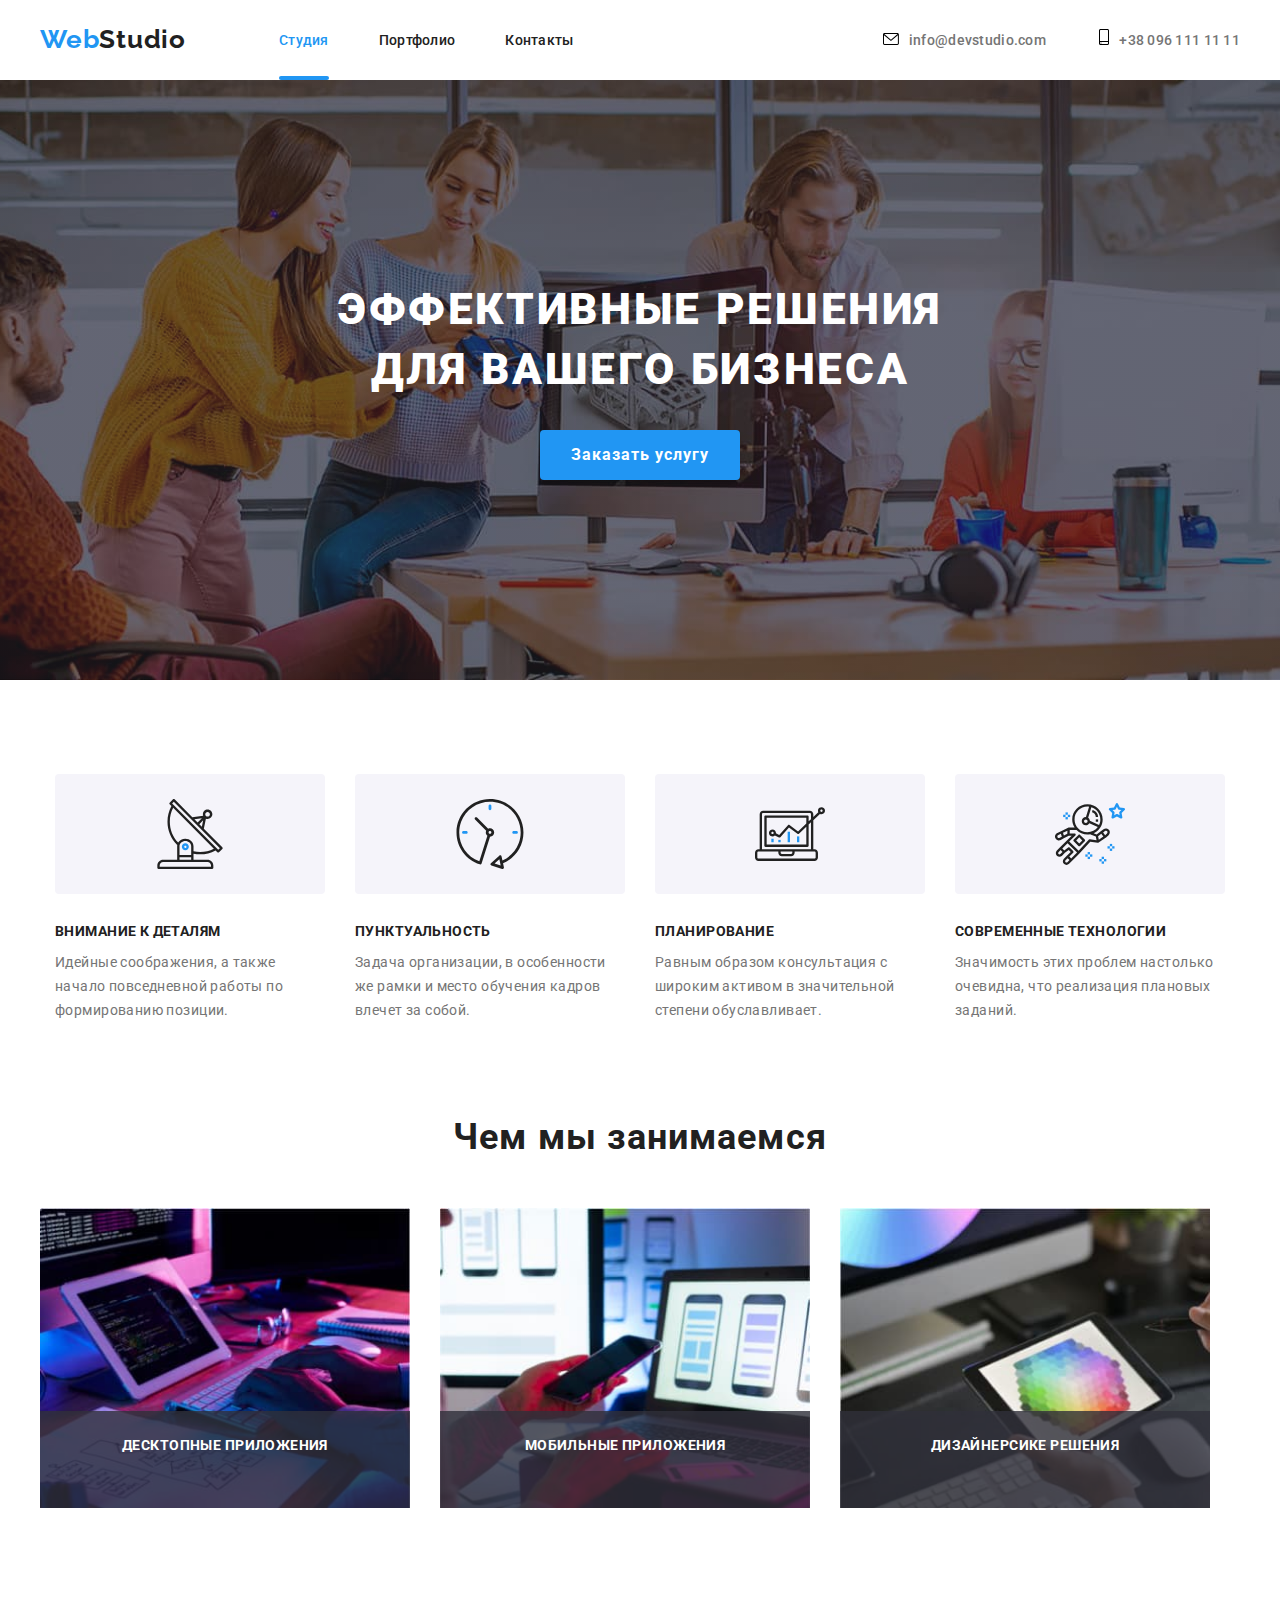
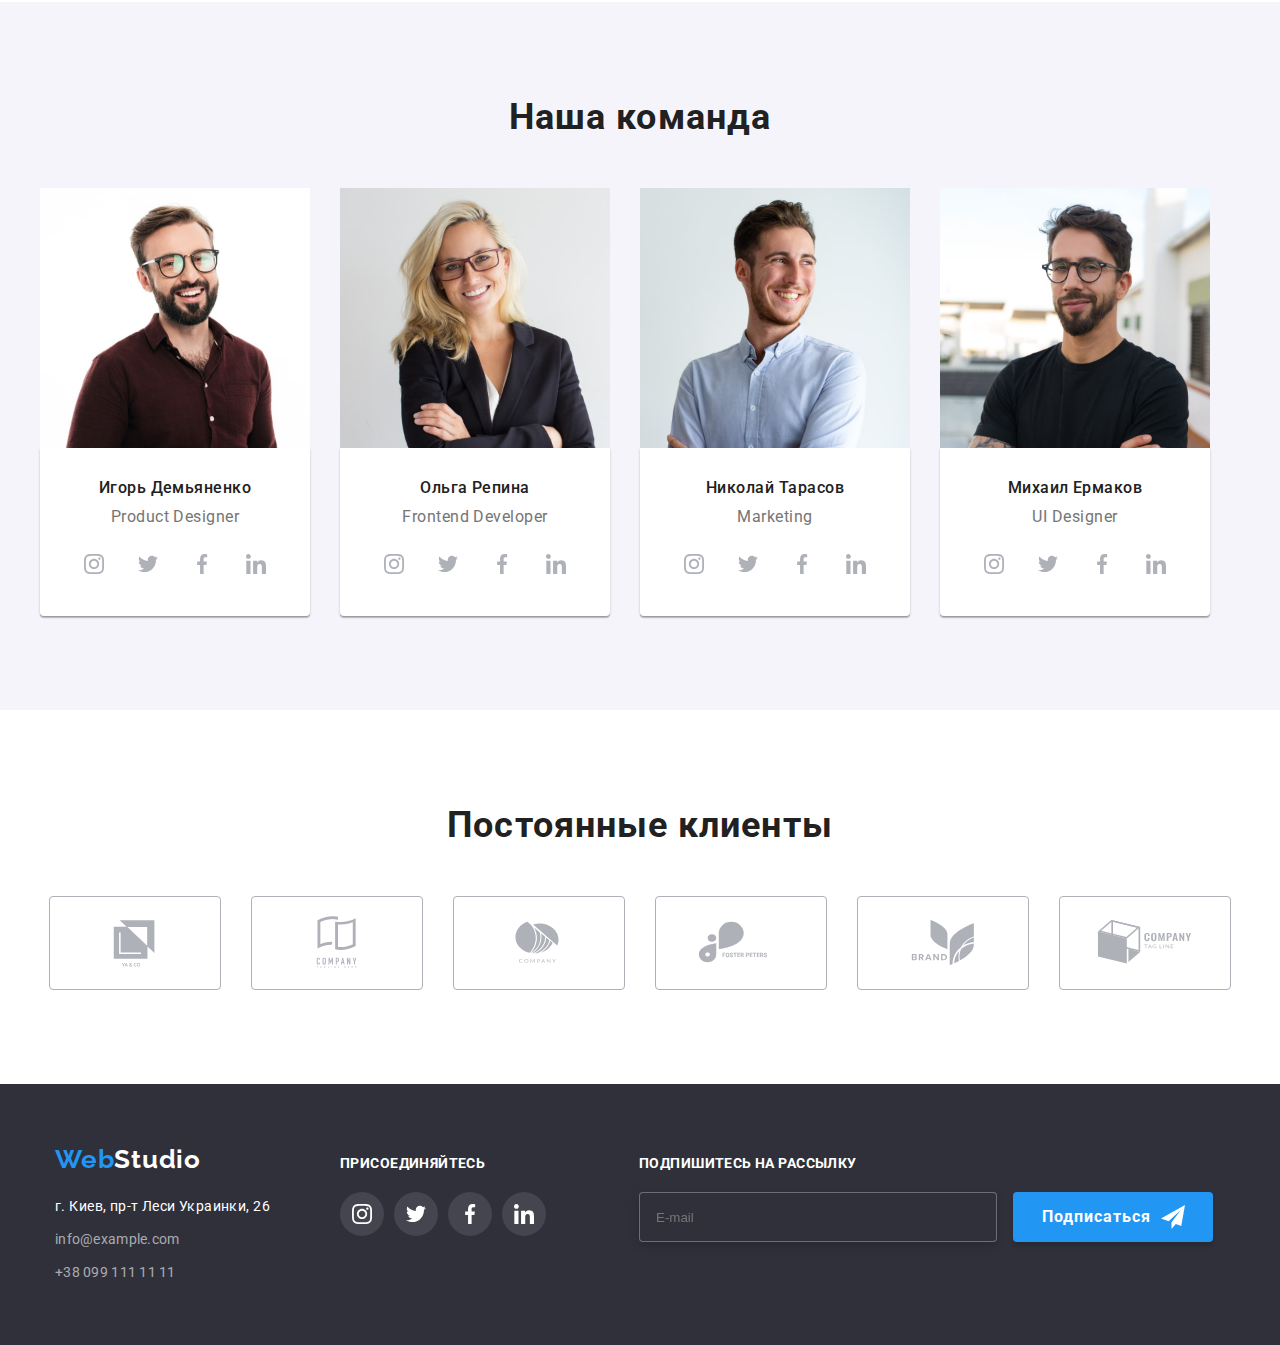
<file: index.html>
<!DOCTYPE html>
<html lang="ru">
<head>
    <meta charset="UTF-8">
    <meta http-equiv="X-UA-Compatible" content="IE=edge">
    <meta name="viewport" content="width=device-width, initial-scale=1.0">
    <title>WebStudio</title>
    <link rel="preconnect" href="https://fonts.googleapis.com">
    <link rel="preconnect" href="https://fonts.gstatic.com" crossorigin>
    <link href="https://fonts.googleapis.com/css2?family=Raleway:wght@700&family=Roboto:wght@400;500;700;900&display=swap"
        rel="stylesheet">
    <link rel="stylesheet" href="https://cdnjs.cloudflare.com/ajax/libs/modern-normalize/1.1.0/modern-normalize.min.css"
        integrity="sha512-wpPYUAdjBVSE4KJnH1VR1HeZfpl1ub8YT/NKx4PuQ5NmX2tKuGu6U/JRp5y+Y8XG2tV+wKQpNHVUX03MfMFn9Q=="
        crossorigin="anonymous" referrerpolicy="no-referrer" />
    <link rel="stylesheet" href="./css/main.min.css">
</head>
<body>
<header class="header">
    <div class="container header-container">
    <a class="logo header-logo link" href="./"><span class="logo-accent">Web</span>Studio</a>
    <nav class="header-nav">
        <ul class="header-list list">
            <li class="header-item">
                 <a class="header-link link current"  href="">Студия</a></li>
            <li class="header-item">
                 <a class="header-link link "  href="./portfolio.html">Портфолио</a></li>
            <li class="header-item">
                 <a class="header-link link"  href="">Контакты</a></li>
        </ul>
    </nav>
    <div class="header-connect">
    <a class="header-mail link" href="mailto:info@devstudio.com">
        <svg class="tel-svg" width="16" height="12">
            <use href="./images/icons.svg#icon-envelope"></use>
        </svg>info@devstudio.com
    </a>
    <a class="header-tel link" href="tel:+380961111111">
        <svg class="tel-svg" width="10" height="16">
            <use href="./images/icons.svg#icon-smartphone"></use>
        </svg>+38 096 111 11 11
    </a>
    </div>
</div>
</header>
<main>
    <section class="hero">
        <div class="container hero-container">
        <h1 class="hero-tittle">Эффективные решения для вашего бизнеса</h1>
        <button type="button" class="hero-btn" data-modal-open>Заказать услугу</button>
        </div>
    </section> 
    <section class="feature">
        <div class="container">
            <h2 class="visually-hidden">Особенности </h2>
        <ul class="feature-list list ">
            <li class="feature-item">
              <div class="feature-icon-container">
                <svg class="feature-icon" width="70" height="70">
                    <use href="./images/icons.svg#icon-antenna"></use>
                </svg>
               </div>
                <h3 class="feature-tittle">Внимание к деталям</h3>
                <p class="feature-after-tittle">Идейные соображения, а также начало повседневной работы по формированию позиции.</p>
            </li>
            <li class="feature-item">
                <div class="feature-icon-container">
                    <svg class="feature-icon" width="70" height="70">
                        <use href="./images/icons.svg#icon-clock-1"></use>
                    </svg>
                </div>
                <h3 class="feature-tittle">Пунктуальность</h3>
                <p class="feature-after-tittle">Задача организации, в особенности же рамки и место обучения кадров влечет за собой.</p>
            </li>
            <li class="feature-item">
                <div class="feature-icon-container">
                    <svg class="feature-icon" width="70" height="70">
                        <use href="./images/icons.svg#icon-diagram-1"></use>
                    </svg>
                </div>
                <h3 class="feature-tittle">Планирование</h3>
                <p class="feature-after-tittle">Равным образом консультация с широким активом в значительной степени обуславливает.</p>
            </li>
            <li class="feature-item">
                <div class="feature-icon-container">
                    <svg class="feature-icon" width="70" height="70">
                        <use href="./images/icons.svg#icon-astronaut-1"></use>
                    </svg>
                </div>
                <h3 class="feature-tittle">Современные технологии</h3>
                <p class="feature-after-tittle">Значимость этих проблем настолько очевидна, что реализация плановых заданий.</p>
            </li>
        </ul>
        </div>
    </section> 
    <section class="box">
        <div class="container">
        <h2 class="box-tittle">Чем мы занимаемся</h2>
        <ul class=" box-list list">
            <li class="box-list__item">
                <img src="./images/sectionwwd1.jpg"
                alt="Мужчина печатает код"
                width="370"
                height="300">
                <p class="box-list__img-text">Десктопные приложения</p>
            </li>
            <li class="box-list__item">
                <img src="./images/sectionwwd2.jpg"
                alt="Ноутбук"
                width="370"
                height="300"> 
                <p class="box-list__img-text">Мобильные приложения</p>
            </li>
            <li class="box-list__item">
                <img src="./images/sectionwwd3.jpg"
                alt="Цветовая схема на планшете"
                width="370"
                height="300">
                <p class="box-list__img-text">Дизайнерсике решения</p>
            </li>
        </ul>
        </div>
    </section>  
    <section class="team">
        <div class="container team-container">
        <h2 class="team-tittle">Наша команда</h2>
        <ul class="team-list list">
            <li class="team-item"><img src="./images/aboutus1.jpg" 
                alt="Игорь Демьяненко" 
                width="270" height="260">
            <div class="team-name">
                <h3 class="team-list-tittle">Игорь Демьяненко</h3>
                <p lang="en" class="team-after-tittle">Product Designer</p>
                <ul class="team-social-list list">
                    <li class="team-social-item">
                        <a href="" class="team-social-link">
                            <svg class="team-social-icon" width="20" height="20">
                                <use href="./images/icons.svg#icon-instagram"></use>
                            </svg>
                        </a>
                    </li>
                    <li class="team-social-item">
                        <a href="" class="team-social-link">
                            <svg class="team-social-icon" width="20" height="20">
                                <use href="./images/icons.svg#icon-twitter"></use>
                            </svg>
                        </a>
                    </li>
                    <li class="team-social-item">
                        <a href="" class="team-social-link">
                            <svg class="team-social-icon" width="20" height="20">
                                <use href="./images/icons.svg#icon-facebook"></use>
                            </svg>
                        </a>
                    </li>
                    <li class="team-social-item">
                        <a href="" class="team-social-link">
                            <svg class="team-social-icon" width="20" height="20">
                                <use href="./images/icons.svg#icon-linkedin"></use>
                            </svg>
                        </a>
                    </li>
                </ul>
            </div>
            </li>
            <li class="team-item"><img src="./images/aboutus2.jpg" 
                alt="Ольга Репина" 
                width="270"
                height="260">
            <div class="team-name">
                <h3 class="team-list-tittle">Ольга Репина</h3>
                <p lang="en" class="team-after-tittle">Frontend Developer</p>
                <ul class="team-social-list list">
                    <li class="team-social-item">
                        <a href="" class="team-social-link">
                            <svg class="team-social-icon" width="20" height="20">
                                <use href="./images/icons.svg#icon-instagram"></use>
                            </svg>
                        </a>
                    </li>
                    <li class="team-social-item">
                        <a href="" class="team-social-link">
                            <svg class="team-social-icon" width="20" height="20">
                                <use href="./images/icons.svg#icon-twitter"></use>
                            </svg>
                        </a>
                    </li>
                    <li class="team-social-item">
                        <a href="" class="team-social-link">
                            <svg class="team-social-icon" width="20" height="20">
                                <use href="./images/icons.svg#icon-facebook"></use>
                            </svg>
                        </a>
                    </li>
                    <li class="team-social-item">
                        <a href="" class="team-social-link">
                            <svg class="team-social-icon" width="20" height="20">
                                <use href="./images/icons.svg#icon-linkedin"></use>
                            </svg>
                        </a>
                    </li>
                </ul>
            </div>
        </li>
            <li class="team-item"><img src="./images/aboutus3.jpg" 
                alt="Николай Тарасов"
                width="270" 
                height="260">
            <div class="team-name">
                <h3 class="team-list-tittle">Николай Тарасов</h3>
                <p lang="en" class="team-after-tittle">Marketing</p>
                <ul class="team-social-list list">
                    <li class="team-social-item">
                        <a href="" class="team-social-link">
                            <svg class="team-social-icon" width="20" height="20">
                                <use href="./images/icons.svg#icon-instagram"></use>
                            </svg>
                        </a>
                    </li>
                    <li class="team-social-item">
                        <a href="" class="team-social-link">
                            <svg class="team-social-icon" width="20" height="20">
                                <use href="./images/icons.svg#icon-twitter"></use>
                            </svg>
                        </a>
                    </li>
                    <li class="team-social-item">
                        <a href="" class="team-social-link">
                            <svg class="team-social-icon" width="20" height="20">
                                <use href="./images/icons.svg#icon-facebook"></use>
                            </svg>
                        </a>
                    </li>
                    <li class="team-social-item">
                        <a href="" class="team-social-link">
                            <svg class="team-social-icon" width="20" height="20">
                                <use href="./images/icons.svg#icon-linkedin"></use>
                            </svg>
                        </a>
                    </li>
                </ul>
            </div>
        </li>
            <li class="team-item"><img src="./images/abourus4.jpg" 
                alt="Михаил Ермаков" 
                width="270" 
                height="260">
            <div class="team-name">
                <h3 class="team-list-tittle">Михаил Ермаков</h3>
                <p lang="en" class="team-after-tittle">UI Designer</p>
                <ul class="team-social-list list">
                    <li class="team-social-item">
                        <a href="" class="team-social-link">
                            <svg class="team-social-icon" width="20" height="20">
                                <use href="./images/icons.svg#icon-instagram"></use>
                            </svg>
                        </a>
                    </li>
                    <li class="team-social-item">
                        <a href="" class="team-social-link">
                            <svg class="team-social-icon" width="20" height="20">
                                <use href="./images/icons.svg#icon-twitter"></use>
                            </svg>
                        </a>
                    </li>
                    <li class="team-social-item">
                        <a href="" class="team-social-link">
                            <svg class="team-social-icon" width="20" height="20">
                                <use href="./images/icons.svg#icon-facebook"></use>
                            </svg>
                        </a>
                    </li>
                    <li class="team-social-item">
                        <a href="" class="team-social-link">
                            <svg class="team-social-icon" width="20" height="20">
                                <use href="./images/icons.svg#icon-linkedin"></use>
                            </svg>
                        </a>
                    </li>
                </ul>
            </div>
        </li>
        </ul>
        </div>
    </section>
    <section class="clients">
        <div class="container">
            <h2 class="clients-tittle">Постоянные клиенты</h2>
            <ul class="clients-list list">
                <li class="clients-list__item">
                    <a href="" class="clients-link">
                        <svg class="clients-link__icon"  width="106" height="60">
                            <use href="./images/icons.svg#icon-client-1"></use>
                        </svg>
                    </a>
                </li>
                <li class="clients-list__item">
                    <a href="" class="clients-link">
                        <svg class="clients-link__icon"  width=" 106" height ="60">
                            <use href=" ./images/icons.svg#icon-client-2"></use>
                        </svg>
                    </a>
                </li>
                <li class="clients-list__item">
                    <a href="" class="clients-link">
                        <svg class="clients-link__icon"  width="106" height="60">
                            <use href=" ./images/icons.svg#icon-client-3"></use>
                        </svg>
                    </a>
                </li>
                <li class="clients-list__item">
                    <a href="" class="clients-link">
                        <svg class="clients-link__icon"  width="106" height="60">
                            <use href=" ./images/icons.svg#icon-client-4"></use>
                        </svg>
                    </a>
                </li>
                <li class="clients-list__item">
                    <a href="" class="clients-link">
                        <svg class="clients-link__icon"  width=" 106" height="60">
                            <use href=" ./images/icons.svg#icon-client-5"></use>
                        </svg>
                    </a>
                </li>
                <li class="clients-list__item">
                    <a href="" class="clients-link">
                        <svg class="clients-link__icon"  width=" 106" height="60">
                            <use href=" ./images/icons.svg#icon-client-6"></use>
                        </svg>
                    </a>
                </li>
            </ul>
        </div>
    </section>
</main>
<footer class="footer">
    <div class="footer-container container">
    <div class="adress-container">
    <a class="logo logo-footer link" href="./"><span class="logo-accent">Web</span>Studio</a>
    <address class="footer-address ">
        <ul class="footer-list list">
            <li class="footer-item">
                <a class="footer-map link address-link"  href="https://goo.gl/maps/ag1AWNjm51YgeeeRA"
               target="_blank"
               rel="noopener noreferrer" >г. Киев, пр-т Леси Украинки, 26</a>
            </li>
            <li class="footer-item">
                <a class="footer-mail link address-link"  href="mailto:info@example.com">info@example.com</a>
            </li>
            <li class="footer-item">
                <a class="footer-tel link address-link"  href="tel:+380991111111">+38 099 111 11 11</a>
            </li>
        </ul>
    </address>
    </div>
    <div class="footer-social-container">
        <h3 class="footer-social-tittle">Присоединяйтесь</h3>
        <ul class="footer-social-list list">
            <li class="footer-social-item">
                <a href="" class="footer-social-link">
                    <svg class="footer-social-icon" width="20" height="20">
                        <use href="./images/icons.svg#icon-instagram"></use>
                    </svg>
                </a>
            </li>
            <li class="footer-social-item">
                <a href="" class="footer-social-link">
                    <svg class="footer-social-icon" width="20" height="20">
                        <use href="./images/icons.svg#icon-twitter"></use>
                    </svg>
                </a>
            </li>
            <li class="footer-social-item">
                <a href="" class="footer-social-link">
                    <svg class="footer-social-icon" width="20" height="20">
                        <use href="./images/icons.svg#icon-facebook"></use>
                    </svg>
                </a>
            </li>
            <li class="footer-social-item">
                <a href="" class="footer-social-link">
                    <svg class="footer-social-icon" width="20" height="20">
                        <use href="./images/icons.svg#icon-linkedin"></use>
                    </svg>
                </a>
            </li>
        </ul>
    </div>
    <div class="footer-mailing-list">
        <form class="mailing-form">
            <p class="mailing-form-tittle">Подпишитесь на рассылку</p>
            <label class="mailing-form-field">
                <input name="mailing-user_mail" class="mailing-form-input" type="email" placeholder="E-mail" required>
            </label>
            <span class="mailing-submit">
                <button type="submit" class="mailing-submit-btn">Подписаться </button>
                <svg class="mailing-btn-icon" width="24" height="24">
                    <use href="./images/icons.svg#icon-send"></use>
                </svg>
            </span>
        </form>
    </div>
    </div>
</footer>
<div class="backdrop is-hidden" data-modal>
    <div class="modal">
        <button type="button" class="modal-btn" data-modal-close>
            <svg class="modal-btn-icon" width="18" height="18">
                <use href="./images/icons.svg#icon-close"></use>
            </svg>
        </button>

        <form class="contact-form">
            <p class="contact-form-tittle">
                Оставьте свои данные, мы вам перезвоним
            </p>
            <label class="contact-form-field">
                <span class="contact-form-text">Имя</span>
                <span class="contact-form-input-wrapper">
                    <input name="user_name" class="contact-form-input" type="text" minlength="2"  required>
                    <svg class="contact-form-icon" width="18" height="18">
                        <use href="./images/icons.svg#icon-modal_person"></use>
                    </svg>
                </span>
            </label>
            <label class="contact-form-field">
                <span class="contact-form-text">Телефон</span>
                <span class="contact-form-input-wrapper">
                    <input name="user_tel" class="contact-form-input" type="tel" pattern="[0-9]{3}-[0-9]{3}-[0-9]{2}-[0-9]{2}" title="0xx-xxx-xx-xx" required>
                    <svg class="contact-form-icon" width="18" height="18">
                        <use href="./images/icons.svg#icon-modal_phone"></use>
                    </svg>
                </span>
            </label>
                <label class="contact-form-field">
                    <span class="contact-form-text">Почта</span>
                    <span class="contact-form-input-wrapper">
                        <input name="user_email" class="contact-form-input" type="email" required>
                        <svg class="contact-form-icon" width="18" height="18">
                            <use href="./images/icons.svg#icon-modal_mail"></use>
                        </svg>
                    </span>
                </label>
            <label class="contact-form-field">
                <span class="contact-form-text">Комментарий</span>
               <textarea name="user_massage" class="contact-form-massage" placeholder="Введите текст"></textarea>
            </label>
            <div class="contact-form-checkbox-wrapper">
                <input name="accept_policy" type="checkbox" class="contact-form-checkbox visually-hidden" id="policy-checkbox" required>
                <label for="policy-checkbox" class="contact-form-checkbox-label">Соглашаюсь с рассылкой и принимаю&nbsp; <a class="contact-form-agreement" href="">Условия договора</a></label>
            <button type="submit" class="contact-form-submit-btn">Отправить</button>
            </div>
        </form>
    </div>
</div>
<script src="./js/modal.js">
 
</script>
</body>
</html>
</file>
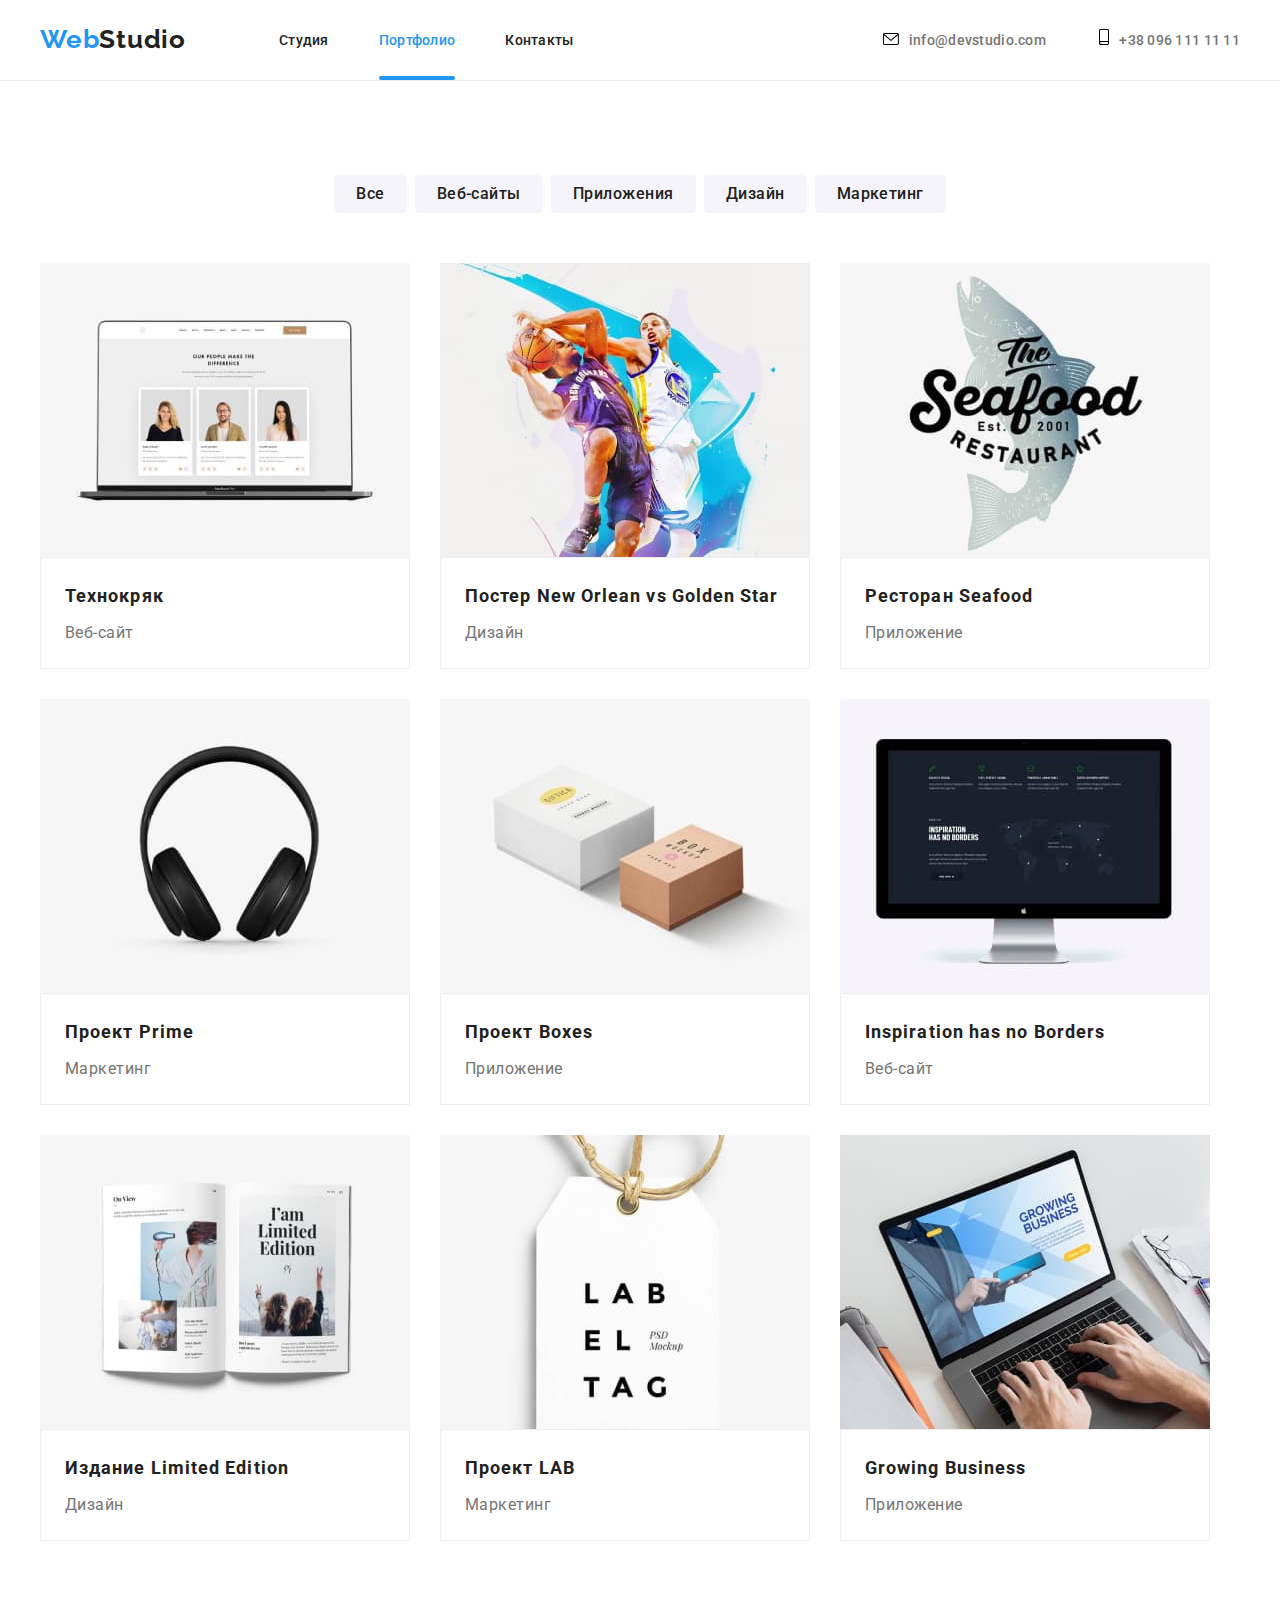
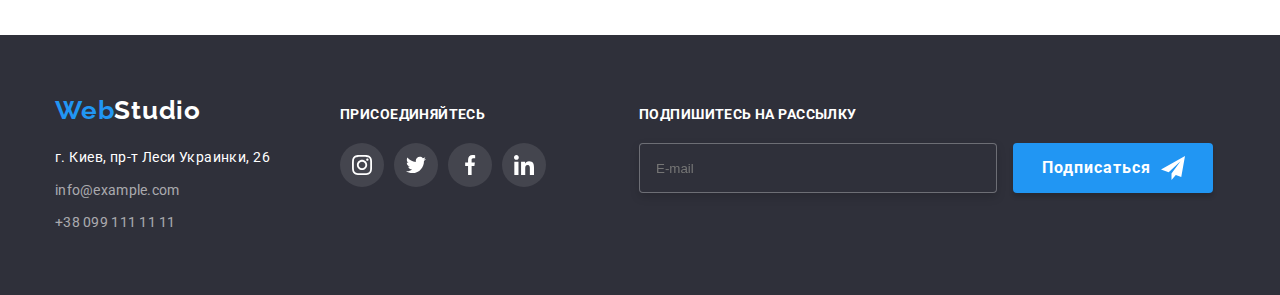
<file: portfolio.html>
<!DOCTYPE html>
<html lang="ru">
<head>
    <meta charset="UTF-8">
    <meta http-equiv="X-UA-Compatible" content="IE=edge">
    <meta name="viewport" content="width=device-width, initial-scale=1.0">
    <title>Portfolio</title>
    <link rel="preconnect" href="https://fonts.googleapis.com">
    <link rel="preconnect" href="https://fonts.gstatic.com" crossorigin>
    <link
        href="https://fonts.googleapis.com/css2?family=Raleway:wght@700&family=Roboto:wght@400;500;700;900&display=swap"
        rel="stylesheet">
    <link rel="stylesheet" href="https://cdnjs.cloudflare.com/ajax/libs/modern-normalize/1.1.0/modern-normalize.min.css"
        integrity="sha512-wpPYUAdjBVSE4KJnH1VR1HeZfpl1ub8YT/NKx4PuQ5NmX2tKuGu6U/JRp5y+Y8XG2tV+wKQpNHVUX03MfMFn9Q=="
        crossorigin="anonymous" referrerpolicy="no-referrer" />
    <link rel="stylesheet" href="./css/main.min.css">
</head>
<header class="header header-portfolio">
    <div class="container header-container">
        <a class=" logo header-logo link" href="./"><span class="logo-accent">Web</span>Studio</a>
        <nav class="header-nav">
            <ul class="header-list list">
                <li class="header-item">
                    <a class="header-link link " href="./index.html">Студия</a>
                </li>
                <li class="header-item">
                    <a class="header-link link current" href=" ">Портфолио</a>
                </li>
                <li class="header-item">
                    <a class="header-link link" href="">Контакты</a>
                </li>
            </ul>
        </nav>
        <div class="header-connect">
            <a class="header-mail link" href="mailto:info@devstudio.com">
                <svg class="tel-svg" width="16" height="12">
                    <use href="./images/icons.svg#icon-envelope"></use>
                </svg>info@devstudio.com
            </a>
            <a class="header-tel link" href="tel:+380961111111">
                <svg class="tel-svg" width="10" height="16">
                    <use href="./images/icons.svg#icon-smartphone"></use>
                </svg>+38 096 111 11 11
            </a>
        </div>
    </div>
</header>
<main>
<section class="portfolio">
    <div class="container portfolio-container ">
    <ul class="filters-list list">
        <li class="filters-item">
            <button type="button"  class=" filters-btn ">Все</button></li>
        <li class="filters-item">
            <button type="button"  class="filters-btn">Веб-сайты</button>
        </li>
        <li class="filters-item">
            <button type="button"  class="filters-btn">Приложения</button>
        </li>
        <li class="filters-item">
            <button type="button"  class="filters-btn">Дизайн</button>
        </li>
        <li class="filters-item">
            <button type="button"  class="filters-btn">Маркетинг</button>
        </li>
    </ul>
    <ul class="project-list list">
        <li class="project-item">
            <div class="project-item-wrap">
                <img src="./images/tehno.jpg" alt="Сайт визитка" width="370" height="294">
                <p class="project-img-text">Технокряк это современная площадка распространения коронавируса. Компании используют эту платформу для цифрового шпионажа и атак на защищённые сервера конкурентов.</p>
            </div>
            <div class="project-container">
                <h3 class="project-list-tittle">Технокряк</h3>
                <p class="project-after-tittle">Веб-сайт</p>
            </div>
            </li>
        <li class="project-item">
            <div class="project-item-wrap">
                <img src="./images/neworlean.jpg" alt="Баскетбол" width="370" height="294">
                <p class="project-img-text">Технокряк это современная площадка распространения коронавируса. Компании используют эту платформу для цифрового шпионажа и атак на защищённые сервера конкурентов.</p>
            </div>
            <div class="project-container">
                <h3 class="project-list-tittle">Постер New Orlean vs Golden Star</h3>
                <p class="project-after-tittle">Дизайн</p>
            </div>
        </li>
        <li class="project-item">
            <div class="project-item-wrap">
                <img src="./images/seafood.jpg" alt="Постер ресторана" width="370" height="294">
                <p class="project-img-text">Технокряк это современная площадка распространения коронавируса. Компании используют эту платформу для цифрового шпионажа и атак на защищённые сервера конкурентов.</p>
            </div>
            <div class="project-container">
                <h3 class="project-list-tittle">Ресторан Seafood</h3>
                <p class="project-after-tittle">Приложение</p>
            </div>
        </li>
        <li class="project-item">
            <div class="project-item-wrap">
                <img src="./images/prime.jpg" alt="Наушники" width="370" height="294">
                <p class="project-img-text">Технокряк это современная площадка распространения коронавируса. Компании используют эту платформу для цифрового шпионажа и атак на защищённые сервера конкурентов.</p>
            </div>
            <div class="project-container">
                <h3 class="project-list-tittle">Проект Prime</h3>
                <p class="project-after-tittle">Маркетинг</p>
            </div>
        </li>
        <li class="project-item">
            <div class="project-item-wrap">
                <img src="./images/box.jpg" alt="Коробки" width="370" height="294">
                <p class="project-img-text">Технокряк это современная площадка распространения коронавируса. Компании используют эту платформу для цифрового шпионажа и атак на защищённые сервера конкурентов.</p>
            </div>
            <div class="project-container">
                <h3 class="project-list-tittle">Проект Boxes</h3>
                <p class="project-after-tittle">Приложение</p>
            </div>
        </li>
        <li class="project-item">
            <div class="project-item-wrap">
                <img src="./images/monitor.jpg" alt="Монитор" width="370" height="294">
                <p class="project-img-text">Технокряк это современная площадка распространения коронавируса. Компании используют эту платформу для цифрового шпионажа и атак на защищённые сервера конкурентов.</p>
            </div>
            <div class="project-container">
                <h3 class="project-list-tittle">Inspiration has no Borders</h3>
                <p class="project-after-tittle">Веб-сайт</p>
            </div>
        </li>
        <li class="project-item">
            <div class="project-item-wrap">
                <img src="./images/magazine.jpg" alt="Журнал" width="370" height="294">
                <p class="project-img-text">Технокряк это современная площадка распространения коронавируса. Компании используют эту платформу для цифрового шпионажа и атак на защищённые сервера конкурентов.</p>
            </div>
            <div class="project-container">
                <h3 class="project-list-tittle">Издание Limited Edition</h3>
                <p class="project-after-tittle">Дизайн</p>
            </div>
        </li>
        <li class="project-item">
            <div class="project-item-wrap">
                <img src="./images/lab.jpg" alt="Бирка" width="370" height="294">
                <p class="project-img-text">Технокряк это современная площадка распространения коронавируса. Компании используют эту платформу для цифрового шпионажа и атак на защищённые сервера конкурентов.</p>
            </div>
            <div class="project-container">
                <h3 class="project-list-tittle">Проект LAB</h3>
                <p class="project-after-tittle">Маркетинг</p>
            </div>
        </li>
        <li class="project-item">
            <div class="project-item-wrap">
                <img src="./images/business.jpg" alt="Ноутбук" width="370" height="294">
                <p class="project-img-text">Технокряк это современная площадка распространения коронавируса. Компании используют эту платформу для цифрового шпионажа и атак на защищённые сервера конкурентов.</p>
            </div>
            <div class="project-container">
                <h3 class="project-list-tittle">Growing Business</h3>
                <p class="project-after-tittle">Приложение</p>
            </div>
        </li>
    </ul>
    </div>
</section>
</main>
<footer class="footer">
    <div class="footer-container container">
        <div class="adress-container">
            <a class="logo logo-footer link" href="./"><span class="logo-accent">Web</span>Studio</a>
            <address class="footer-address ">
                <ul class="footer-list list">
                    <li class="footer-item">
                        <a class="footer-map link address-link" href="https://goo.gl/maps/ag1AWNjm51YgeeeRA"
                            target="_blank" rel="noopener noreferrer">г. Киев, пр-т Леси Украинки, 26</a>
                    </li>
                    <li class="footer-item">
                        <a class="footer-mail link address-link" href="mailto:info@example.com">info@example.com</a>
                    </li>
                    <li class="footer-item">
                        <a class="footer-tel link address-link" href="tel:+380991111111">+38 099 111 11 11</a>
                    </li>
                </ul>
            </address>
        </div>
        <div class="footer-social-container">
            <h3 class="footer-social-tittle">Присоединяйтесь</h3>
            <ul class="footer-social-list list">
                <li class="footer-social-item">
                    <a href="" class="footer-social-link">
                        <svg class="footer-social-icon" width="20" height="20">
                            <use href="./images/icons.svg#icon-instagram"></use>
                        </svg>
                    </a>
                </li>
                <li class="footer-social-item">
                    <a href="" class="footer-social-link">
                        <svg class="footer-social-icon" width="20" height="20">
                            <use href="./images/icons.svg#icon-twitter"></use>
                        </svg>
                    </a>
                </li>
                <li class="footer-social-item">
                    <a href="" class="footer-social-link">
                        <svg class="footer-social-icon" width="20" height="20">
                            <use href="./images/icons.svg#icon-facebook"></use>
                        </svg>
                    </a>
                </li>
                <li class="footer-social-item">
                    <a href="" class="footer-social-link">
                        <svg class="footer-social-icon" width="20" height="20">
                            <use href="./images/icons.svg#icon-linkedin"></use>
                        </svg>
                    </a>
                </li>
            </ul>
        </div>
        <div class="footer-mailing-list">
            <form class="mailing-form">
                <p class="mailing-form-tittle">Подпишитесь на рассылку</p>
                <label class="mailing-form-field">
                    <input name="mailing-user_mail" class="mailing-form-input" type="email" placeholder="E-mail" required>
                </label>
                <span class="mailing-submit">
                    <button type="submit" class="mailing-submit-btn">Подписаться </button>
                    <svg class="mailing-btn-icon" width="24" height="24">
                        <use href="./images/icons.svg#icon-send"></use>
                    </svg>
                </span>
            </form>
        </div>
    </div>
</footer>
</body>

</html>
</file>
<file: css/main.min.css>
:root{--hero-color: #ffffff;--accent-color: #2196f3;--tittle-color: #212121;--lite-color: #757575;--footer-color: rgba(255, 255, 255, 0.6)}.visually-hidden{position:absolute;white-space:nowrap;width:1px;height:1px;overflow:hidden;border:0;padding:0;clip:rect(0 0 0 0);clip-path:inset(50%);margin:-1px}p,h1,h2,h3,h4,h5,h6{margin:0}ul,ol{margin:0;padding:0}body{margin:0;padding:0;font-family:'Roboto', sans-serif}button{cursor:pointer;padding:0}img{display:block}.list{list-style:none}.link{text-decoration:none}.container{width:1200px;padding-left:15px;padding-right:15px;margin:0 auto}.logo{display:inline-block;font-family:Raleway;font-style:normal;font-weight:bold;font-size:26px;line-height:1.19;letter-spacing:0.03em}.logo-accent{font-family:Raleway;font-style:normal;font-weight:bold;font-size:26px;line-height:1.19;letter-spacing:0.03em;color:var(--accent-color)}.backdrop{position:fixed;top:0px;width:100vw;height:100vh;background-color:rgba(0,0,0,0.2);transition:opacity 250ms cubic-bezier(0.4, 0, 0.2, 1),visibility 250ms cubic-bezier(0.4, 0, 0.2, 1)}.modal{width:528px;min-height:581px;background:#ffffff;box-shadow:0px 1px 3px rgba(0,0,0,0.12),0px 1px 1px rgba(0,0,0,0.14),0px 2px 1px rgba(0,0,0,0.2);border-radius:4px;position:absolute;top:50%;left:50%;transform:translate(-50%, -50%);transition:transform 250ms cubic-bezier(0.4, 0, 0.2, 1),box-shadow 250ms cubic-bezier(0.4, 0, 0.2, 1)}.modal-btn{width:30px;height:30px;background:#ffffff;border:1px solid;border-color:rgba(0,0,0,0.1);display:flex;justify-content:center;align-items:center;border-radius:50%;position:absolute;top:8px;right:8px;transition:color 250ms cubic-bezier(0.4, 0, 0.2, 1),fill 250ms cubic-bezier(0.4, 0, 0.2, 1)}.modal-btn:hover{fill:var(--accent-color)}.is-hidden{opacity:0;pointer-events:none;visibility:hidden}.contact-form{padding:40px}.contact-form-tittle{margin-bottom:12px;font-style:normal;font-weight:700;font-size:20px;line-height:1.15;text-align:center;letter-spacing:0.03em;color:var(--tittle-color)}.contact-form-field{display:block;margin-bottom:10px;cursor:pointer}.contact-form-text{font-family:'Roboto';font-style:normal;font-weight:400;font-size:12px;line-height:1.17;letter-spacing:0.01em;color:var(--lite-color)}.contact-form-input-wrapper{position:relative;display:block;margin-top:4px}.contact-form-input{width:100%;height:40px;border:1px solid rgba(33,33,33,0.2);border-radius:4px;padding-left:42px;transition:border-color 250ms cubic-bezier(0.4, 0, 0.2, 1)}.contact-form-input:focus{outline:none;border-color:var(--accent-color)}.contact-form-icon{position:absolute;top:50%;left:12px;transform:translateY(-50%);transition:fill 250ms cubic-bezier(0.4, 0, 0.2, 1)}.contact-form-input:focus+.contact-form-icon{fill:var(--accent-color)}.contact-form-massage{width:100%;height:120px;margin-top:6px;padding:12px 16px;resize:none;border:1px solid rgba(33,33,33,0.2);border-radius:4px;transition:border-color 250ms cubic-bezier(0.4, 0, 0.2, 1)}.contact-form-massage:focus{outline:none;border-color:var(--accent-color)}.contact-form-massage::placeholder{font-family:'Roboto';font-style:normal;font-weight:400;font-size:12px;line-height:1.17;letter-spacing:0.01em;color:rgba(117,117,117,0.5)}.contact-form-checkbox-label{display:flex;align-items:center;font-family:'Roboto';font-style:normal;font-weight:400;font-size:14px;line-height:1.71;letter-spacing:0.03em;color:var(--lite-color);margin-bottom:30px}.contact-form-checkbox-label::before{display:inline-block;width:16px;height:15px;border-radius:2px;border-color:#212121;background-image:url("../images/icon check before.svg");cursor:pointer;content:'';margin-right:10px;margin-left:14px;transition:border-color 250ms cubic-bezier(0.4, 0, 0.2, 1),background-image 250ms cubic-bezier(0.4, 0, 0.2, 1)}.contact-form-checkbox:checked+.contact-form-checkbox-label::before{background-image:url("../images/icon check.svg");border-color:#2196F3;border-radius:2px}.contact-form-agreement{color:var(--accent-color)}.contact-form-submit-btn{font-family:inherit;font-weight:bold;font-size:16px;line-height:1.87;text-align:center;letter-spacing:0.06em;background-color:var(--accent-color);color:var(--hero-color);min-width:200px;min-height:50px;border:none;border-radius:4px;box-shadow:0px 4px 4px rgba(0,0,0,0.15);display:block;margin:0 auto}.header{padding-top:24px;padding-bottom:25px}.header-container{display:flex;align-items:center}.header-list{display:flex}.header-item:not(:last-child){margin-right:50px}.header-connect{margin-left:auto}.header-logo{color:var(--tittle-color);margin-right:93px}.header-link{font-style:normal;font-weight:500;font-size:14px;line-height:1.14;letter-spacing:0.02em;color:#212121;padding-top:32px;padding-bottom:32px;transition:color 250ms cubic-bezier(0.4, 0, 0.2, 1)}.header-link:hover,.header-link:focus{color:var(--accent-color)}.current{color:var(--accent-color);position:relative}.current::after{content:'';width:100%;height:4px;border-radius:2px;position:absolute;left:0;bottom:0;display:block;background-color:var(--accent-color)}.header-tel{font-weight:500;font-size:14px;line-height:1.14;letter-spacing:0.02em;color:var(--lite-color);transition:color 250ms cubic-bezier(0.4, 0, 0.2, 1),fill 250ms cubic-bezier(0.4, 0, 0.2, 1)}.header-tel:hover,.header-tel:focus{color:var(--accent-color);fill:var(--accent-color)}.header-mail{font-weight:500;font-size:14px;line-height:1.14;letter-spacing:0.02em;color:var(--lite-color);margin-right:50px;transition:color 250ms cubic-bezier(0.4, 0, 0.2, 1),fill 250ms cubic-bezier(0.4, 0, 0.2, 1)}.header-mail:hover,.header-mail:focus{color:var(--accent-color);fill:var(--accent-color)}.tel-svg{margin-right:10px;align-items:center;transition:fill 250ms cubic-bezier(0.4, 0, 0.2, 1)}.header-mail:hover .tel-svg:hover,.header-tel:hover .tel-svg:hover{fill:var(--accent-color)}.hero{text-align:center;background-color:#2f303a;background-image:linear-gradient(rgba(47,48,58,0.4), rgba(47,48,58,0.4)),url(../images/hero-bg.jpg);background-repeat:no-repeat;background-position:center;background-size:cover;padding-top:200px;padding-bottom:200px}.hero-tittle{font-weight:900;font-size:44px;line-height:1.36;text-align:center;letter-spacing:0.06em;text-transform:uppercase;max-width:696px;color:var(--hero-color);margin-left:auto;margin-right:auto}.hero-btn{font-family:inherit;font-weight:bold;font-size:16px;line-height:1.87;letter-spacing:0.06em;background-color:var(--accent-color);color:var(--hero-color);min-width:200px;min-height:50px;border:none;border-radius:4px;box-shadow:0px 4px 4px rgba(0,0,0,0.15);text-align:center;margin-top:30px;transition:color 250ms cubic-bezier(0.4, 0, 0.2, 1)}.hero-btn:hover{color:#188ce8}.feature{padding-top:94px;padding-bottom:94px}.feature-list{display:flex;flex-wrap:wrap;justify-content:center}.feature-item:not(:last-child){margin-right:30px}.feature-icon-container{width:270px;height:120px;background-color:#f5f4fa;display:flex;justify-content:center;align-items:center;border-radius:4px}.feature-tittle{font-weight:bold;font-size:14px;line-height:1.14;letter-spacing:0.03em;text-transform:uppercase;color:var(--tittle-color);margin-top:30px;margin-bottom:10px}.feature-after-tittle{font-weight:normal;font-size:14px;line-height:24px;letter-spacing:0.03em;width:270px;color:var(--lite-color)}.box{padding-bottom:94px}.box-tittle{font-weight:bold;font-size:36px;line-height:1.17;text-align:center;letter-spacing:0.03em;color:var(--tittle-color);margin-bottom:50px}.box-list{display:flex;flex-wrap:wrap}.box-list__img-text{position:absolute;bottom:0;left:0;width:100%;height:70px;background:rgba(47,48,58,0.8);font-family:Roboto;font-style:normal;font-weight:bold;font-size:14px;line-height:1.14;text-align:center;letter-spacing:0.03em;text-transform:uppercase;color:#ffffff;padding-top:27px}.box-list__item{position:relative}.box-list__item:not(:last-child){margin-right:30px}.team{padding-top:94px;padding-bottom:94px;background-color:#f5f4fa}.team-tittle{font-weight:bold;font-size:36px;line-height:1.17;text-align:center;letter-spacing:0.03em;color:var(--tittle-color);margin-bottom:50px}.team-list{display:flex}.team-item:not(:last-child){margin-right:30px}.team-name{text-align:center;box-shadow:0px 1px 3px rgba(0,0,0,0.12),0px 1px 1px rgba(0,0,0,0.14),0px 2px 1px rgba(0,0,0,0.2);border-radius:0px 0px 4px 4px;background-color:#ffffff;padding-top:30px;padding-bottom:30px}.team-list-tittle{font-weight:500;font-size:16px;line-height:1.19;letter-spacing:0.03em;color:var(--tittle-color);margin-bottom:10px}.team-after-tittle{font-weight:normal;font-size:16px;line-height:1.19;letter-spacing:0.03em;color:var(--lite-color);margin-bottom:16px}.team-social-list{display:flex;justify-content:center}.team-social-item+.team-social-item{margin-left:10px}.team-social-link{width:44px;height:44px;background-color:#ffffff;display:flex;justify-content:center;align-items:center;border-radius:50%;transition:background-color 250ms cubic-bezier(0.4, 0, 0.2, 1)}.team-social-link:hover,.team-social-link:focus{background-color:var(--accent-color)}.team-social-icon{fill:#afb1b8;transition:fill 250ms cubic-bezier(0.4, 0, 0.2, 1)}.team-social-link:hover .team-social-icon,.team-social-link:focus .team-social-icon{fill:#ffffff}.clients{padding-top:94px;padding-bottom:94px;text-align:center}.clients-tittle{font-family:Roboto;font-style:normal;font-weight:bold;font-size:36px;line-height:1.17;text-align:center;letter-spacing:0.03em;color:#212121;margin-bottom:50px}.clients-list{display:flex;justify-content:center}.clients-list__item+.clients-list__item{margin-left:30px}.clients-link{width:170px;height:92px;background-color:#ffffff;display:flex;justify-content:center;align-items:center;border:1px solid #afb1b8;border-radius:4px;transition:border 250ms cubic-bezier(0.4, 0, 0.2, 1)}.clients-link:hover,.clients-link:focus{border:1px solid var(--accent-color)}.clients-link__icon{fill:#afb1b8;transition:fill 250ms cubic-bezier(0.4, 0, 0.2, 1)}.clients-link:hover .clients-link__icon,.clients-link:focus .clients-link__icon{fill:var(--accent-color)}.footer{padding-top:60px;padding-bottom:60px;background-color:#2f303a}.footer-container{display:flex;box-sizing:border-box;align-items:baseline}.adress-container{box-sizing:border-box;margin-right:70px}.footer-address{font-style:normal}.address-link{display:inline-block}.logo-footer{color:#ffffff;margin-bottom:20px}.footer-map{font-weight:normal;font-size:14px;line-height:1.71;letter-spacing:0.03em;color:#ffffff}.footer-mail,.footer-tel{font-weight:400;font-size:14px;line-height:1.71;letter-spacing:0.02em;color:var(--footer-color)}.footer-item:not(:last-child){margin-bottom:9px}.footer-social-contriner{text-align:center;margin-right:70px}.footer-social-tittle{font-family:Roboto;font-style:normal;font-weight:bold;font-size:14px;line-height:1.14;letter-spacing:0.03em;text-transform:uppercase;color:#ffffff;margin-bottom:20px}.footer-social-list{display:flex;justify-content:center}.footer-social-list+.footer-social-list{margin-right:150px}.footer-social-item+.footer-social-item{margin-left:10px}.footer-social-link{width:44px;height:44px;background-color:rgba(255,255,255,0.1);display:flex;justify-content:center;align-items:center;border-radius:50%;transition:background-color 250ms cubic-bezier(0.4, 0, 0.2, 1)}.footer-social-link:hover,.footer-social-link:focus{background-color:var(--accent-color)}.footer-social-icon{fill:#ffffff;transition:fill 250ms cubic-bezier(0.4, 0, 0.2, 1)}.footer-social-link:hover .footer-social-icon,.footer-social-link:focus .footer-social-icon{fill:#ffffff}.footer-mailing-list{padding-left:93px}.mailing-form-tittle{font-family:'Roboto';font-style:normal;font-weight:700;font-size:14px;line-height:1.14;letter-spacing:0.03em;text-transform:uppercase;color:#FFFFFF;margin-bottom:20px}.mailing-form-field{cursor:pointer}.mailing-form-input{width:358px;height:50px;border:1px solid rgba(255,255,255,0.3);box-sizing:border-box;filter:drop-shadow(0px 4px 4px rgba(0,0,0,0.15));border-radius:4px;background-color:#2f303a;margin-right:12px;padding-left:16px;color:var(--hero-color)}.mailing-submit{position:relative;display:inline-block}.mailing-submit-btn{font-family:inherit;font-weight:bold;font-size:16px;line-height:1.87;letter-spacing:0.06em;background-color:var(--accent-color);color:var(--hero-color);min-width:200px;min-height:50px;border:none;border-radius:4px;box-shadow:0px 4px 4px rgba(0,0,0,0.15);text-align:left;padding-left:29px}.mailing-btn-icon{position:absolute;right:28px;top:50%;transform:translateY(-50%);fill:var(--hero-color)}.header-portfolio{border-bottom:1px solid #ececec}.portfolio{padding-top:94px;padding-bottom:94px}.filters-list{display:flex;margin-bottom:50px;justify-content:center}.filters-item:not(:last-child){margin-right:8px}.filters-btn{font-family:inherit;font-weight:500;font-size:16px;line-height:1.62;text-align:center;letter-spacing:0.03em;background-color:#f5f4fa;color:#212121;border:none;border-radius:4px;height:38px;padding-left:22px;padding-right:22px;transition:background-color 250ms cubic-bezier(0.4, 0, 0.2, 1),color 250ms cubic-bezier(0.4, 0, 0.2, 1),box-shadow 250ms cubic-bezier(0.4, 0, 0.2, 1)}.filters-btn:hover,.filters-btn:focus{background-color:var(--accent-color);color:#ffffff;box-shadow:0px 3px 1px rgba(0,0,0,0.1),0px 1px 2px rgba(0,0,0,0.08),0px 2px 2px rgba(0,0,0,0.12)}.filters-btn:active{background-color:var(--accent-color);color:#ffffff;box-shadow:0px 3px 1px rgba(0,0,0,0.1),0px 1px 2px rgba(0,0,0,0.08),0px 2px 2px rgba(0,0,0,0.12)}.project-list{display:flex;flex-wrap:wrap}.project-item{transition:box-shadow 250ms cubic-bezier(0.4, 0, 0.2, 1)}.project-item:not(:nth-child(3n)){margin-right:30px}.project-item:not(:nth-last-child(-n+3)){margin-bottom:30px}.project-item:hover,.project-item:focus{box-shadow:0px 1px 1px rgba(0,0,0,0.12),0px 4px 4px rgba(0,0,0,0.06),1px 4px 6px rgba(0,0,0,0.16)}.project-item-wrap{position:relative;overflow:hidden}.project-img-text{position:absolute;top:0;left:0;font-family:Roboto;font-weight:normal;font-size:18px;line-height:1.55;letter-spacing:0.03em;color:#ffffff;background:rgba(33,150,243,0.9);font-weight:370;font-weight:100%;padding:63px 24px;transform:translateY(101%);transition:transform 250ms cubic-bezier(0.4, 0, 0.2, 1)}.project-item:hover .project-img-text{transform:translateY(0)}.project-container{text-align:left;background:#ffffff;border:1px solid #eeeeee;box-sizing:border-box;padding-top:20px;padding-left:24px;padding-bottom:20px}.project-list-tittle{font-weight:bold;font-size:18px;line-height:2;letter-spacing:0.06em;color:var(--tittle-color);margin-bottom:4px}.project-after-tittle{font-weight:normal;font-size:16px;line-height:1.87;letter-spacing:0.03em;color:var(--lite-color)}
/*# sourceMappingURL=main.min.css.map */
</file>
